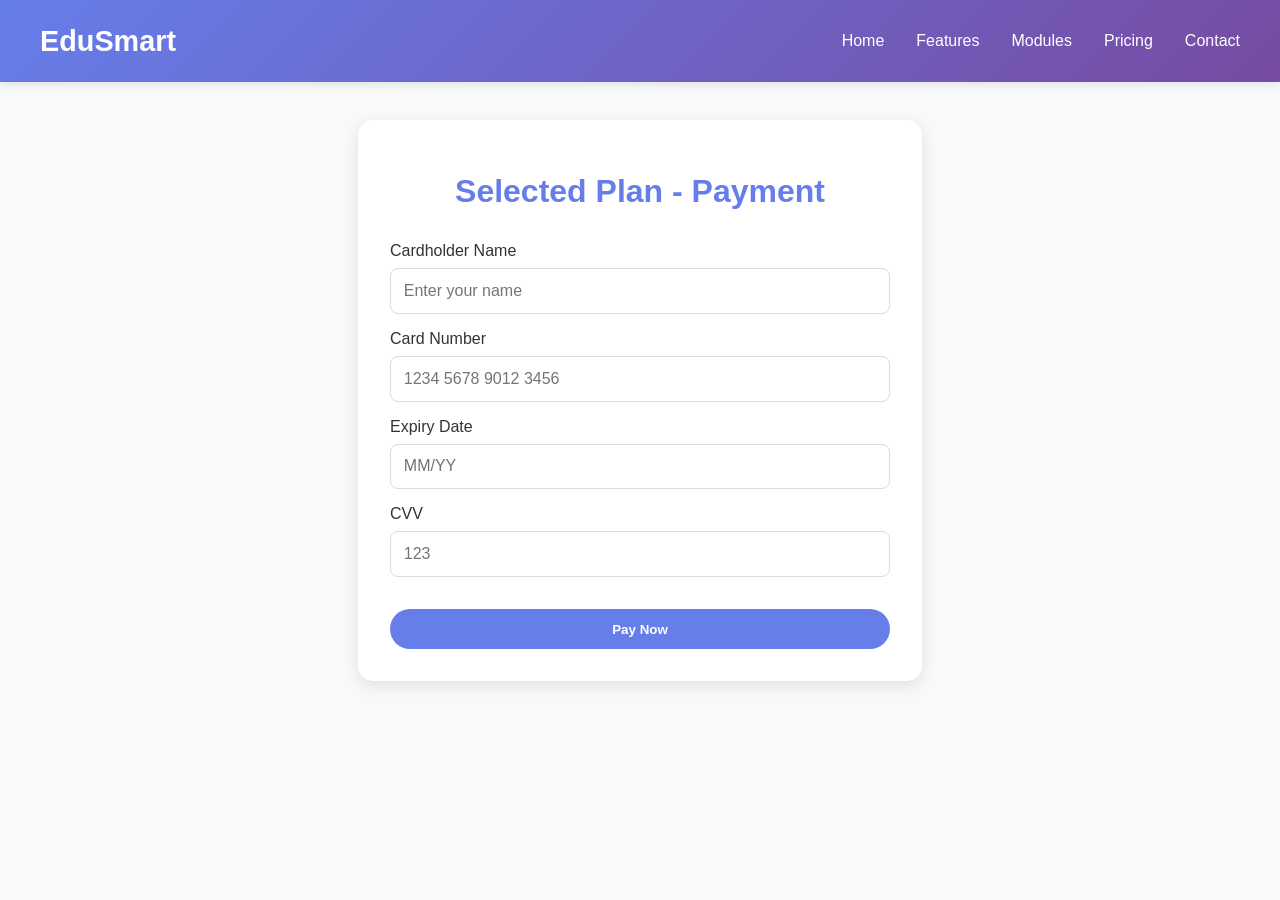
<file: Payment/Pindex.html>
<!DOCTYPE html>
<html lang="en">
<head>
    <meta charset="UTF-8">
    <meta name="viewport" content="width=device-width, initial-scale=1.0">
    <title>Payment - EduSmart</title>
    <link rel="stylesheet" href="CSS/style.css">
</head>
<body>
    <!-- Navigation -->
     <nav>
        <div class="nav-container">
            <div class="logo">EduSmart</div>
            <ul class="nav-links">
                <li><a href="../index.html">Home</a></li>
                <li><a href="../index.html#features">Features</a></li>
                <li><a href="../index.html#modules">Modules</a></li>
                <li><a href="../index.html#pricing">Pricing</a></li>
                <li><a href="../index.html#contact">Contact</a></li>
            </ul>
        </div>
    </nav>

    <div class="container">
        <h1 id="planTitle">Payment</h1>
        <form id="paymentForm">
            <label for="cardName">Cardholder Name</label>
            <input type="text" id="cardName" placeholder="Enter your name" required>

            <label for="cardNumber">Card Number</label>
            <input type="text" id="cardNumber" placeholder="1234 5678 9012 3456" required maxlength="19">

            <label for="expiry">Expiry Date</label>
            <input type="text" id="expiry" placeholder="MM/YY" required maxlength="5">

            <label for="cvv">CVV</label>
            <input type="text" id="cvv" placeholder="123" required maxlength="3">

            <button type="submit">Pay Now</button>
        </form>
    </div>
    <!-- Success Message -->
<div id="successOverlay" class="success-overlay hidden">
  <div class="success-card">
    <div class="success-icon">✔</div>
    <h2>Payment Successful</h2>
    <p id="successText">
      Thank you for purchasing the selected plan.
    </p>
    <button id="goHomeBtn">Go to Home</button>
  </div>
</div>


 <script src="JS/script.js"></script>

</body>
</html>
</file>
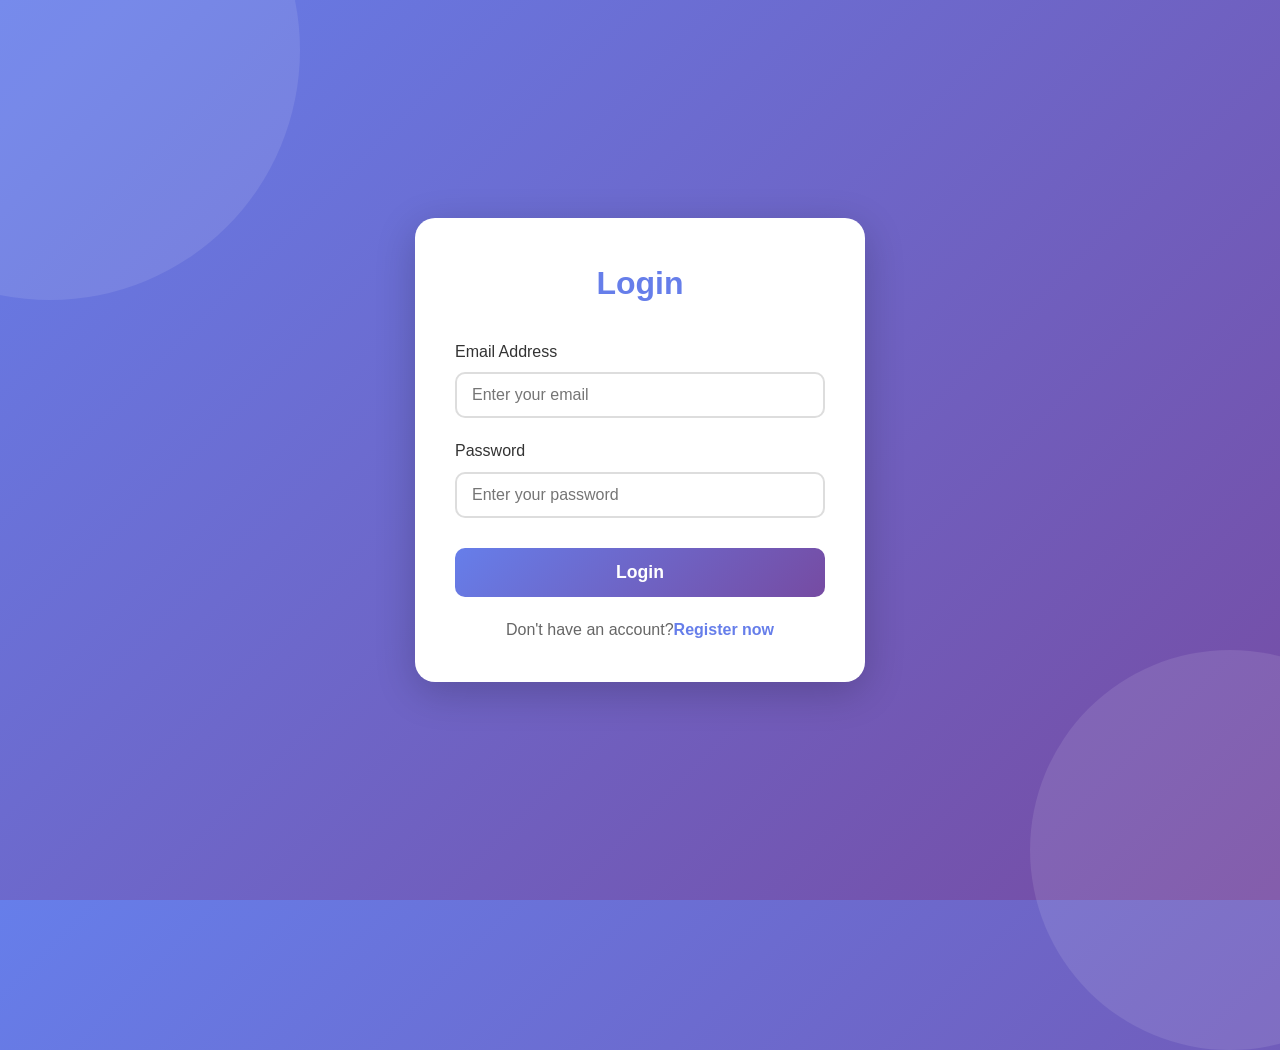
<file: Auth/Login/Login.html>
<!DOCTYPE html>
<html lang="en">

<head>
    <meta charset="UTF-8">
    <meta name="viewport" content="width=device-width, initial-scale=1.0">
    <link rel="stylesheet" href="../CSS/style.css">
    <title>Login</title>
    
</head>

<body class="auth-page">
    <div class="container">
        <!-- Login Form -->
        <div class="form-container" id="loginForm">
            <div class="success-message" id="loginSuccess"></div>
            <h2>Login</h2>
            <form id="login">
                <div class="form-group">
                    <label for="loginEmail">Email Address</label>
                    <input type="email" id="loginEmail" placeholder="Enter your email">
                    <span class="error-message" id="loginEmailError"></span>
                </div>
                <div class="form-group">
                    <label for="loginPassword">Password</label>
                    <input type="password" id="loginPassword" placeholder="Enter your password">
                    <span class="error-message" id="loginPasswordError"></span>
                </div>
                <button type="submit" class="btn">Login</button>
            </form>
            <div class="switch-form">
                Don't have an account?<a href="../Rgister/register.html">Register now</a>
            </div>
        </div>
    </div>
    <script src="/utils.js"></script>  
    <script src="/Auth/JS/script.js"></script>

</body>

</html>
</file>
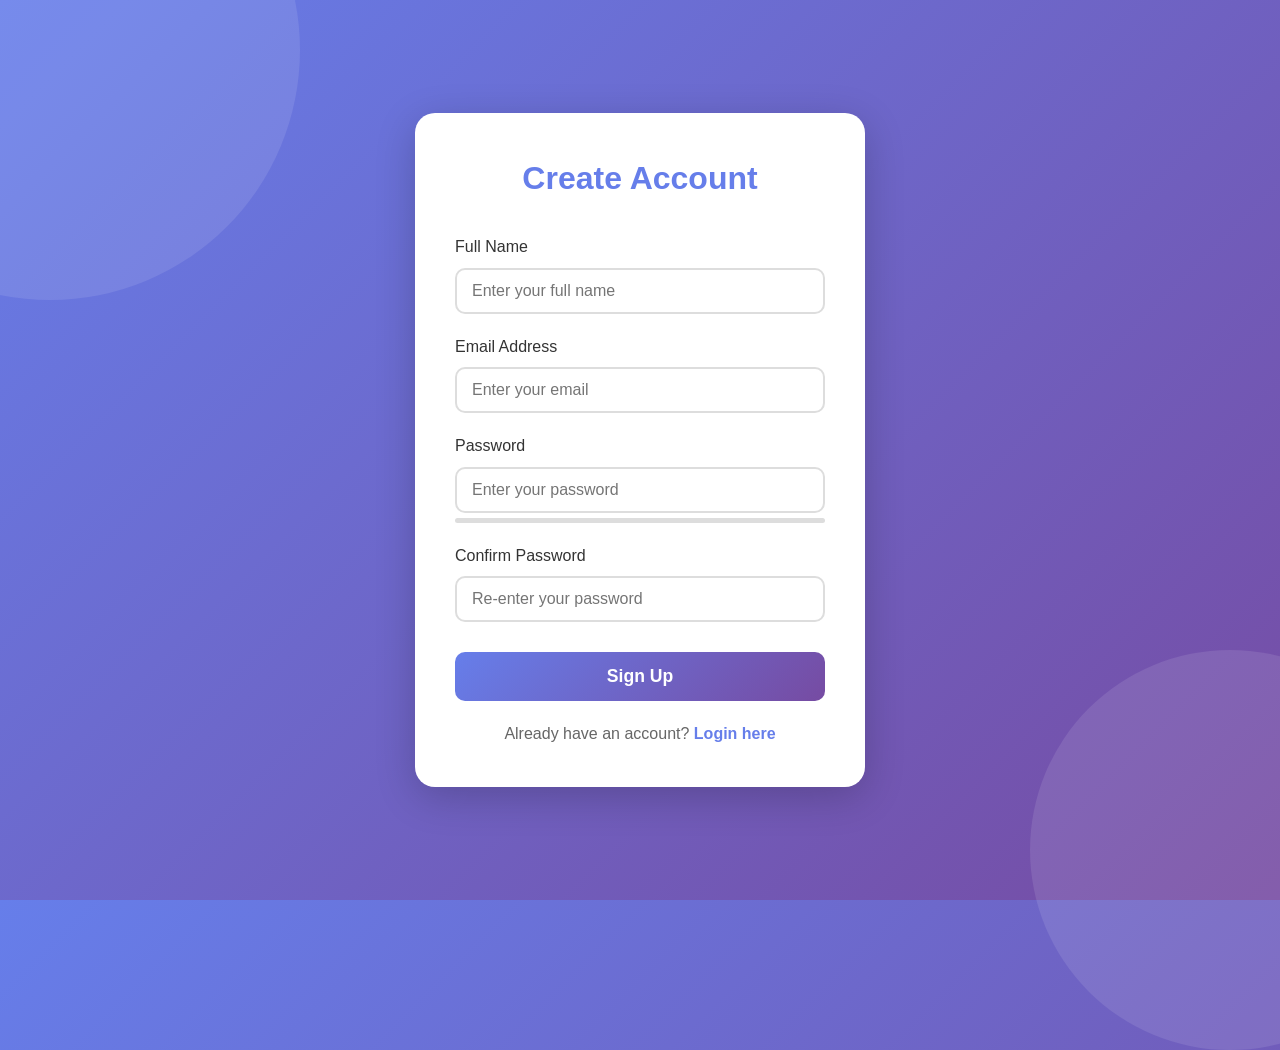
<file: Auth/Rgister/register.html>
<!DOCTYPE html>
<html lang="en">

<head>
    <meta charset="UTF-8">
    <meta name="viewport" content="width=device-width, initial-scale=1.0">
    <link rel="stylesheet" href="../CSS/style.css">
    <title>Register</title>
    
</head>

<body class="auth-page">
    <div class="container">
        <div class="form-container" id="registerForm">
            <div class="success-message" id="registerSuccess"></div>
            <h2>Create Account</h2>
            <form id="register">
                <div class="form-group">
                    <label for="registerName">Full Name</label>
                    <input type="text" id="registerName" placeholder="Enter your full name">
                    <span class="error-message" id="registerNameError"></span>
                </div>
                <div class="form-group">
                    <label for="registerEmail">Email Address</label>
                    <input type="email" id="registerEmail" placeholder="Enter your email">
                    <span class="error-message" id="registerEmailError"></span>
                </div>
                <div class="form-group">
                    <label for="registerPassword">Password</label>
                    <input type="password" id="registerPassword" placeholder="Enter your password">
                    <div class="password-strength">
                        <div class="password-strength-bar" id="strengthBar"></div>
                    </div>
                    <div class="password-strength-text" id="strengthText"></div>
                    <span class="error-message" id="registerPasswordError"></span>
                </div>
                <div class="form-group">
                    <label for="registerConfirmPassword">Confirm Password</label>
                    <input type="password" id="registerConfirmPassword" placeholder="Re-enter your password">
                    <span class="error-message" id="registerConfirmPasswordError"></span>
                </div>
                <button type="submit" class="btn">Sign Up </button>
            </form>
            <div class="switch-form">
                Already have an account?
                <a href="../Login/Login.html">Login here</a>
            </div>

        </div>
    </div>
    
    <script src="/utils.js"></script>  
    <script src="/Auth/JS/script.js"></script>

</body>

</html>
</file>
<file: Payment/CSS/style.css>
body {
            font-family: 'Segoe UI', Tahoma, Geneva, Verdana, sans-serif;
            margin:0;
            padding:0;
            background:#f8f9fa;
            color:#333;
        }

         /* Navigation */
        nav {
            background: linear-gradient(135deg, #667eea 0%, #764ba2 100%);
            padding: 1rem 0;
            position: fixed;
            width: 100%;
            top: 0;
            z-index: 1000;
            box-shadow: 0 2px 10px rgba(0,0,0,0.1);
        }

        .nav-container {
            max-width: 1200px;
            margin: 0 auto;
            display: flex;
            justify-content: space-between;
            align-items: center;
            padding: 0 2rem;
        }

        .logo {
            color: white;
            font-size: 1.8rem;
            font-weight: bold;
        }

        .nav-links {
            display: flex;
            list-style: none;
            gap: 2rem;
        }

        .nav-links a {
            color: white;
            text-decoration: none !important;
            font-weight: 500;
            transition: opacity 0.3s;
        }

        .nav-links a:hover {
            opacity: 0.8;
        }

        .container {
            max-width: 500px;
            margin: 120px auto 50px;
            padding: 2rem;
            background: white;
            border-radius: 15px;
            box-shadow: 0 5px 15px rgba(0,0,0,0.1);
        }

        h1 {
            color:#667eea;
            margin-bottom:1rem;
            text-align:center;
        }

        form {
            display:flex;
            flex-direction:column;
        }

        label {
            margin-top:1rem;
            margin-bottom:0.5rem;
            font-weight:500;
        }

        input {
            padding:0.8rem;
            border-radius:8px;
            border:1px solid #ddd;
            font-size:1rem;
        }

        button {
            margin-top:2rem;
            padding:0.8rem;
            border-radius:50px;
            border:none;
            font-weight:bold;
            cursor:pointer;
            background:#667eea;
            color:white;
            transition: transform 0.3s, box-shadow 0.3s;
        }

        button:hover {
            transform: translateY(-3px);
            box-shadow:0 10px 20px rgba(0,0,0,0.2);
        }
        .success-overlay {
    position: fixed;
    top: 0;
    left: 0;
    width: 100%;
    height: 100%;
    background: rgba(0,0,0,0.6);
    display: flex;
    justify-content: center;
    align-items: center;
    z-index: 2000;
}

.success-card {
    background: white;
    padding: 3rem;
    border-radius: 20px;
    text-align: center;
    width: 90%;
    max-width: 400px;
    box-shadow: 0 20px 40px rgba(0,0,0,0.3);
    animation: scaleIn 0.4s ease;
}

.success-icon {
    width: 80px;
    height: 80px;
    background: linear-gradient(135deg, #11998e, #38ef7d);
    color: white;
    font-size: 3rem;
    border-radius: 50%;
    display: flex;
    align-items: center;
    justify-content: center;
    margin: 0 auto 1rem;
}

.success-card h2 {
    color: #333;
    margin-bottom: 0.5rem;
}

.success-card p {
    color: #666;
    margin-bottom: 2rem;
}

.success-card button {
    width: 100%;
    background: linear-gradient(135deg, #667eea, #764ba2);
    color: white;
}

@keyframes scaleIn {
    from {
        transform: scale(0.8);
        opacity: 0;
    }
    to {
        transform: scale(1);
        opacity: 1;
    }
}

.hidden {
    display: none;
}
</file>
<file: Auth/CSS/style.css>
* {
  margin: 0;
  padding: 0;
  box-sizing: border-box;
}

body {
  font-family: "Segoe UI", Tahoma, Geneva, Verdana, sans-serif;
  line-height: 1.6;
  color: #333;
}

/* Navigation */
nav {
  background: linear-gradient(135deg, #667eea 0%, #764ba2 100%);
  padding: 1rem 0;
  position: fixed;
  width: 100%;
  top: 0;
  z-index: 1000;
  box-shadow: 0 2px 10px rgba(0, 0, 0, 0.1);
}

.nav-container {
  max-width: 1200px;
  margin: 0 auto;
  display: flex;
  justify-content: space-between;
  align-items: center;
  padding: 0 2rem;
}

.logo {
  color: white;
  font-size: 1.8rem;
  font-weight: bold;
}

.nav-links {
  display: flex;
  list-style: none;
  gap: 2rem;
}

.nav-links a {
  color: white;
  text-decoration: none;
  font-weight: 500;
  transition: opacity 0.3s;
}

.nav-links a:hover {
  opacity: 0.8;
}

/* Hero Section */
.hero {
  background: linear-gradient(135deg, #667eea 0%, #764ba2 100%);
  color: white;
  padding: 150px 2rem 100px;
  text-align: center;
}

.hero h1 {
  font-size: 3rem;
  margin-bottom: 1rem;
  animation: fadeInUp 1s;
}

.hero p {
  font-size: 1.3rem;
  margin-bottom: 2rem;
  animation: fadeInUp 1.2s;
}

.cta-buttons {
  display: flex;
  gap: 1rem;
  justify-content: center;
  animation: fadeInUp 1.4s;
}

.btn {
  padding: 1rem 2rem;
  border: none;
  border-radius: 50px;
  font-size: 1rem;
  cursor: pointer;
  transition: transform 0.3s, box-shadow 0.3s;
  text-decoration: none;
  display: inline-block;
}

.btn-primary {
  background: white;
  color: #667eea;
  font-weight: bold;
}

.btn-secondary {
  background: transparent;
  color: white;
  border: 2px solid white;
}

.btn:hover {
  transform: translateY(-3px);
  box-shadow: 0 10px 20px rgba(0, 0, 0, 0.2);
}

/* Features Section */
.features {
  padding: 80px 2rem;
  background: #f8f9fa;
}

.section-title {
  text-align: center;
  font-size: 2.5rem;
  margin-bottom: 3rem;
  color: #333;
}

.features-grid {
  max-width: 1200px;
  margin: 0 auto;
  display: grid;
  grid-template-columns: repeat(auto-fit, minmax(300px, 1fr));
  gap: 2rem;
}

.feature-card {
  background: white;
  padding: 2rem;
  border-radius: 15px;
  box-shadow: 0 5px 15px rgba(0, 0, 0, 0.1);
  transition: transform 0.3s;
}

.feature-card:hover {
  transform: translateY(-10px);
}

.feature-icon {
  width: 60px;
  height: 60px;
  background: linear-gradient(135deg, #667eea 0%, #764ba2 100%);
  border-radius: 50%;
  display: flex;
  align-items: center;
  justify-content: center;
  color: white;
  font-size: 1.5rem;
  margin-bottom: 1rem;
}

.feature-card h3 {
  margin-bottom: 1rem;
  color: #667eea;
}

/* Modules Section */
.modules {
  padding: 80px 2rem;
  max-width: 1200px;
  margin: 0 auto;
}

.modules-grid {
  display: grid;
  grid-template-columns: repeat(auto-fit, minmax(250px, 1fr));
  gap: 2rem;
  margin-top: 2rem;
}

.module-card {
  background: linear-gradient(135deg, #667eea 0%, #764ba2 100%);
  color: white;
  padding: 2rem;
  border-radius: 15px;
  text-align: center;
  transition: transform 0.3s;
}

.module-card:hover {
  transform: scale(1.05);
}

.module-card h3 {
  margin-bottom: 1rem;
  font-size: 1.5rem;
}

/* Stats Section */
.stats {
  background: linear-gradient(135deg, #667eea 0%, #764ba2 100%);
  color: white;
  padding: 80px 2rem;
  text-align: center;
}

.stats-grid {
  max-width: 1200px;
  margin: 2rem auto 0;
  display: grid;
  grid-template-columns: repeat(auto-fit, minmax(200px, 1fr));
  gap: 2rem;
}

.stat-item h2 {
  font-size: 3rem;
  margin-bottom: 0.5rem;
}

/* Testimonials */
.testimonials {
  padding: 80px 2rem;
  background: #f8f9fa;
}

.testimonials-grid {
  max-width: 1200px;
  margin: 2rem auto 0;
  display: grid;
  grid-template-columns: repeat(auto-fit, minmax(300px, 1fr));
  gap: 2rem;
}

.testimonial-card {
  background: white;
  padding: 2rem;
  border-radius: 15px;
  box-shadow: 0 5px 15px rgba(0, 0, 0, 0.1);
}

.testimonial-text {
  font-style: italic;
  margin-bottom: 1rem;
  color: #555;
}

.testimonial-author {
  font-weight: bold;
  color: #667eea;
}

/* Pricing Section */
.pricing {
  padding: 80px 2rem;
  max-width: 1200px;
  margin: 0 auto;
}

.pricing-grid {
  display: grid;
  grid-template-columns: repeat(auto-fit, minmax(280px, 1fr));
  gap: 2rem;
  margin-top: 2rem;
}

.pricing-card {
  background: white;
  padding: 2rem;
  border-radius: 15px;
  box-shadow: 0 5px 15px rgba(0, 0, 0, 0.1);
  text-align: center;
  transition: transform 0.3s;
}

.pricing-card:hover {
  transform: translateY(-10px);
}

.pricing-card.featured {
  border: 3px solid #667eea;
  position: relative;
}

.pricing-card.featured::before {
  content: "POPULAR";
  position: absolute;
  top: -15px;
  left: 50%;
  transform: translateX(-50%);
  background: #667eea;
  color: white;
  padding: 0.3rem 1rem;
  border-radius: 20px;
  font-size: 0.8rem;
}

.price {
  font-size: 2.5rem;
  color: #667eea;
  margin: 1rem 0;
}

.pricing-features {
  list-style: none;
  margin: 2rem 0;
  text-align: left;
}

.pricing-features li {
  padding: 0.5rem 0;
  border-bottom: 1px solid #eee;
}

.pricing-features li::before {
  content: "✓ ";
  color: #667eea;
  font-weight: bold;
}

/* Contact Section */
.contact {
  padding: 80px 2rem;
  background: #f8f9fa;
}

.contact-container {
  max-width: 800px;
  margin: 0 auto;
}

.contact-form {
  background: white;
  padding: 2rem;
  border-radius: 15px;
  box-shadow: 0 5px 15px rgba(0, 0, 0, 0.1);
}

.form-group {
  margin-bottom: 1.5rem;
}

.form-group label {
  display: block;
  margin-bottom: 0.5rem;
  color: #333;
  font-weight: 500;
}

.form-group input,
.form-group textarea {
  width: 100%;
  padding: 0.8rem;
  border: 2px solid #ddd;
  border-radius: 8px;
  font-size: 1rem;
  transition: border-color 0.3s;
}

.form-group input:focus,
.form-group textarea:focus {
  outline: none;
  border-color: #667eea;
}

.form-group textarea {
  resize: vertical;
  min-height: 150px;
}

/* Footer */
footer {
  background: #2d3748;
  color: white;
  padding: 3rem 2rem 1rem;
}

.footer-content {
  max-width: 1200px;
  margin: 0 auto;
  display: grid;
  grid-template-columns: repeat(auto-fit, minmax(250px, 1fr));
  gap: 2rem;
  margin-bottom: 2rem;
}

.footer-section h3 {
  margin-bottom: 1rem;
  color: #667eea;
}

.footer-section ul {
  list-style: none;
}

.footer-section ul li {
  margin-bottom: 0.5rem;
}

.footer-section a {
  color: #ccc;
  text-decoration: none;
  transition: color 0.3s;
}

.footer-section a:hover {
  color: white;
}

.footer-bottom {
  text-align: center;
  padding-top: 2rem;
  border-top: 1px solid #444;
  color: #ccc;
}

/* Animations */
@keyframes fadeInUp {
  from {
    opacity: 0;
    transform: translateY(30px);
  }
  to {
    opacity: 1;
    transform: translateY(0);
  }
}

/* Responsive */
@media (max-width: 768px) {
  .nav-links {
    display: none;
  }

  .hero h1 {
    font-size: 2rem;
  }

  .hero p {
    font-size: 1rem;
  }

  .cta-buttons {
    flex-direction: column;
  }

  .section-title {
    font-size: 2rem;
  }
}


body.auth-page {
    font-family: "Segoe UI", Tahoma, Geneva, Verdana, sans-serif;
    background: linear-gradient(135deg, #667eea 0%, #764ba2 100%);
    min-height: 100vh;
    display: flex;
    justify-content: center;
    align-items: center;
    padding: 20px;
    position: relative;
    overflow: hidden;
    margin: 0;
}

/* Animated Background Elements */
body.auth-page::before {
    content: '';
    position: absolute;
    width: 500px;
    height: 500px;
    background: rgba(255, 255, 255, 0.1);
    border-radius: 50%;
    top: -200px;
    left: -200px;
    animation: float 20s infinite ease-in-out;
}

body.auth-page::after {
    content: '';
    position: absolute;
    width: 400px;
    height: 400px;
    background: rgba(255, 255, 255, 0.1);
    border-radius: 50%;
    bottom: -150px;
    right: -150px;
    animation: float 15s infinite ease-in-out reverse;
}

@keyframes float {
    0%, 100% {
        transform: translate(0, 0) scale(1);
    }
    50% {
        transform: translate(50px, 50px) scale(1.1);
    }
}

.container {
    background: white;
    border-radius: 20px;
    box-shadow: 0 10px 40px rgba(0, 0, 0, 0.2);
    max-width: 450px;
    width: 100%;
    overflow: hidden;
    position: relative;
    z-index: 10;
    animation: slideIn 0.5s ease-out;
}

@keyframes slideIn {
    from {
        opacity: 0;
        transform: translateY(-50px) scale(0.9);
    }
    to {
        opacity: 1;
        transform: translateY(0) scale(1);
    }
}

.form-container {
    padding: 40px;
    animation: fadeIn 0.6s ease-out 0.2s both;
}

@keyframes fadeIn {
    from {
        opacity: 0;
    }
    to {
        opacity: 1;
    }
}

.form-container.hidden {
    display: none;
}

.form-container h2 {
    color: #667eea;
    margin-bottom: 30px;
    text-align: center;
    font-size: 2rem;
    animation: slideDown 0.5s ease-out 0.3s both;
}

@keyframes slideDown {
    from {
        opacity: 0;
        transform: translateY(-30px);
    }
    to {
        opacity: 1;
        transform: translateY(0);
    }
}

.form-group {
    margin-bottom: 20px;
    animation: slideUp 0.5s ease-out both;
}

.form-group:nth-child(1) {
    animation-delay: 0.4s;
}

.form-group:nth-child(2) {
    animation-delay: 0.5s;
}

.form-group:nth-child(3) {
    animation-delay: 0.6s;
}

.form-group:nth-child(4) {
    animation-delay: 0.7s;
}

@keyframes slideUp {
    from {
        opacity: 0;
        transform: translateY(20px);
    }
    to {
        opacity: 1;
        transform: translateY(0);
    }
}

.form-group label {
    display: block;
    margin-bottom: 8px;
    color: #333;
    font-weight: 500;
}

.form-container input {
    width: 100%;
    padding: 12px 15px;
    border: 2px solid #ddd;
    border-radius: 10px;
    font-size: 1rem;
    transition: all 0.3s;
}

.form-container input:focus {
    outline: none;
    border-color: #667eea;
    box-shadow: 0 0 10px rgba(102, 126, 234, 0.1);
    transform: translateY(-2px);
}

.form-container input.error {
    border-color: #e74c3c;
    animation: shake 0.4s;
}

@keyframes shake {
    0%, 100% {
        transform: translateX(0);
    }
    25% {
        transform: translateX(-10px);
    }
    75% {
        transform: translateX(10px);
    }
}

.form-container input.success {
    border-color: #2ecc71;
}

.error-message {
    color: #e74c3c;
    font-size: 0.85rem;
    margin-top: 5px;
    display: none;
}

.error-message.show {
    display: block;
    animation: fadeInError 0.3s ease-out;
}

@keyframes fadeInError {
    from {
        opacity: 0;
        transform: translateY(-5px);
    }
    to {
        opacity: 1;
        transform: translateY(0);
    }
}

.form-container .btn {
    width: 100%;
    padding: 14px;
    background: linear-gradient(135deg, #667eea 0%, #764ba2 100%);
    color: white;
    border: none;
    border-radius: 10px;
    font-size: 1.1rem;
    font-weight: bold;
    cursor: pointer;
    transition: transform 0.3s, box-shadow 0.3s;
    margin-top: 10px;
    animation: slideUp 0.5s ease-out 0.8s both;
    position: relative;
    overflow: hidden;
}

.form-container .btn::before {
    content: '';
    position: absolute;
    top: 50%;
    left: 50%;
    width: 0;
    height: 0;
    border-radius: 50%;
    background: rgba(255, 255, 255, 0.3);
    transform: translate(-50%, -50%);
    transition: width 0.6s, height 0.6s;
}

.form-container .btn:hover::before {
    width: 300px;
    height: 300px;
}

.form-container .btn:hover {
    transform: translateY(-3px);
    box-shadow: 0 10px 25px rgba(102, 126, 234, 0.5);
}

.form-container .btn:active {
    transform: translateY(-1px);
}

.switch-form {
    text-align: center;
    margin-top: 20px;
    color: #666;
    animation: fadeIn 0.5s ease-out 0.9s both;
}

.switch-form a {
    color: #667eea;
    text-decoration: none;
    font-weight: bold;
    cursor: pointer;
    position: relative;
    transition: color 0.3s;
}

.switch-form a::after {
    content: '';
    position: absolute;
    width: 0;
    height: 2px;
    bottom: -2px;
    left: 0;
    background: #667eea;
    transition: width 0.3s;
}

.switch-form a:hover::after {
    width: 100%;
}

.switch-form a:hover {
    color: #764ba2;
}

.success-message {
    background: #2ecc71;
    color: white;
    padding: 15px;
    border-radius: 10px;
    text-align: center;
    margin-bottom: 20px;
    display: none;
}

.success-message.show {
    display: block;
    animation: successPop 0.5s ease-out;
}

@keyframes successPop {
    0% {
        opacity: 0;
        transform: scale(0.8) translateY(-20px);
    }
    50% {
        transform: scale(1.05);
    }
    100% {
        opacity: 1;
        transform: scale(1) translateY(0);
    }
}

.password-strength {
    margin-top: 5px;
    height: 5px;
    border-radius: 5px;
    background: #ddd;
    overflow: hidden;
}

.password-strength-bar {
    height: 100%;
    width: 0;
    transition: width 0.3s, background 0.3s;
}

.password-strength-bar.weak {
    width: 33%;
    background: #e74c3c;
    animation: pulse 1s infinite;
}

.password-strength-bar.medium {
    width: 66%;
    background: #f39c12;
    animation: pulse 1s infinite;
}

.password-strength-bar.strong {
    width: 100%;
    background: #2ecc71;
    animation: pulse 1s infinite;
}

@keyframes pulse {
    0%, 100% {
        opacity: 1;
    }
    50% {
        opacity: 0.7;
    }
}

.password-strength-text {
    font-size: 0.85rem;
    margin-top: 5px;
    color: #666;
    transition: color 0.3s;
}

@media (max-width: 480px) {
    .container {
        border-radius: 15px;
        margin: 10px;
    }
    
    .form-container {
        padding: 30px 20px;
    }
    
    .form-container h2 {
        font-size: 1.5rem;
    }

    body.auth-page::before,
    body.auth-page::after {
        display: none;
    }
}
</file>
